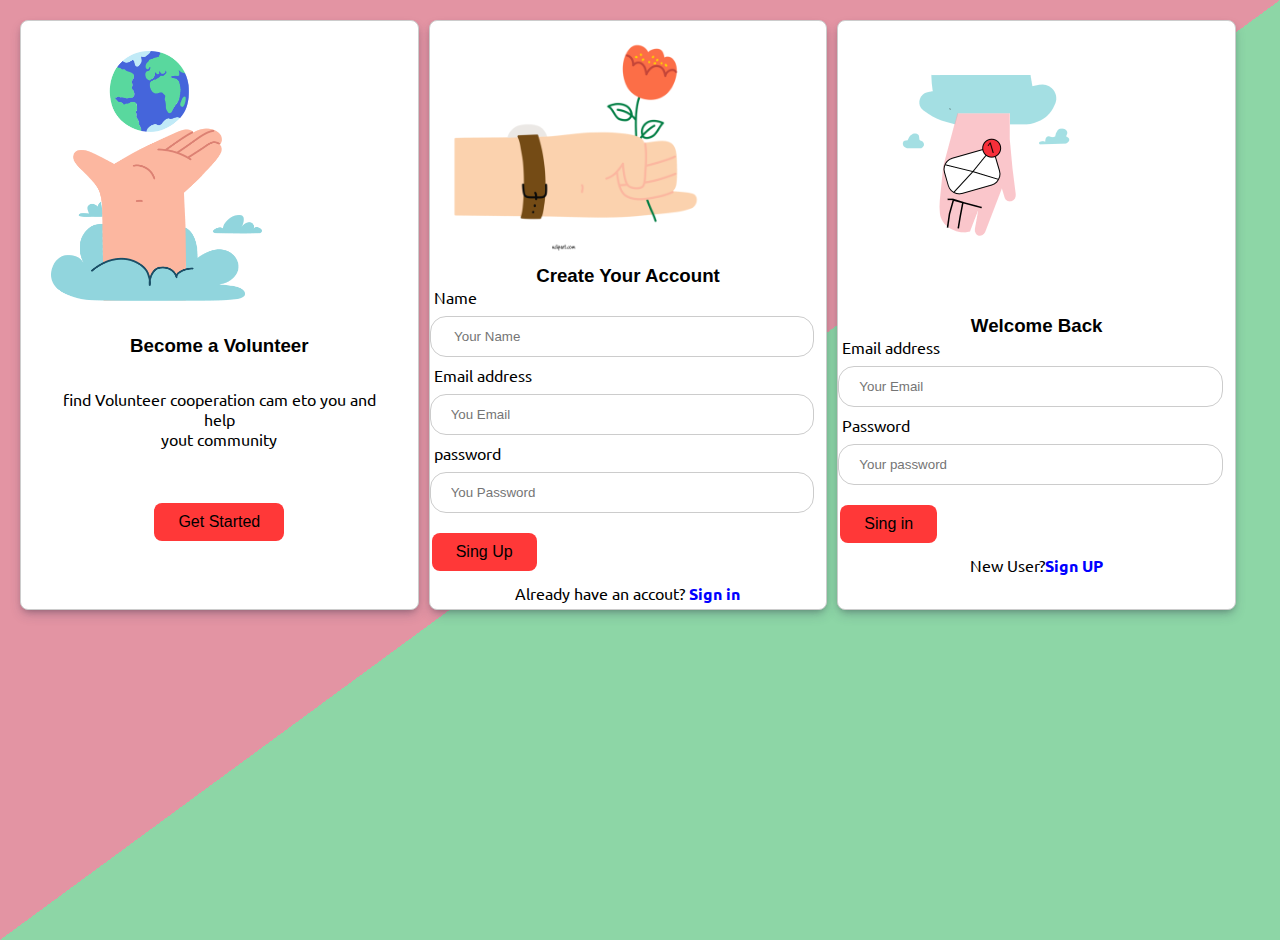
<file: index.html>
<!DOCTYPE html>
<html lang="en">

<head>
    <meta charset="UTF-8">
    <meta http-equiv="X-UA-Compatible" content="IE=edge">
    <meta name="viewport" content="width=device-width, initial-scale=1.0">
    <title>sign up & sing in</title>
    <link rel="preconnect" href="https://fonts.googleapis.com">
    <link rel="preconnect" href="https://fonts.gstatic.com" crossorigin>
    <link href="https://fonts.googleapis.com/css2?family=Ubuntu:wght@500&display=swap" rel="stylesheet">
    <link rel="stylesheet" href="3rd project.css">
</head>

<body>
    <div class="container">
        <!-- Become a Volunteer -->
        <div class="box-1">
            <div class="image-1">
                <img src="M1.png" alt="">

            </div>
            <div class="text-1">
                <h3>Become a Volunteer</h3>
                <p> find Volunteer cooperation cam eto you and help <br> yout community</p>
                <button class="button">Get Started </button>

            </div>

        </div>
        <!-- Create Your Accoutn -->
        <div class="box-2">
            <div class="image-2">
                <img src="M2.png" alt="">

            </div>
            <div class="text-2">
                <h3>Create Your Account</h3>
                <form action="backend.php">
                    <label for="yname">Name</label>
                    <input type="text" id="yname" placeholder=" Your Name">
                    <label for="yemail">Email address </label>
                    <input type="email" id="yemail" placeholder="You Email">
                    <label for="ypassword">password</label>
                    <input type="password" id="ypassword" placeholder="You Password">
              </form>
              </div>

              <div class="b-1">
              <button class="button-1">  Sing Up </button>
                <p> Already have an accout? <b>Sign in</b> </p>

            </div>

        </div>
        <!-- Welcome BAck -->
        <div class="box-3">
            <div class="image-3">
                <img src="M3.png" alt="">

            </div>
            <div class="text-3">
                <h3>Welcome Back </h3>

                <form action="/action_page.php">
                    <label for="yemail">Email address</label>
                    <input type="email" id="femail" name="my email" placeholder="Your Email">

                    <label for="lname">Password</label>
                    <input type="password" id="ypassword" name="my password" placeholder="Your password">
                </form>
            </div> 
                <div class="b-1">
                <button class="button-1">Sing in </button> 
              <p>New User?<b>Sign UP</b></p>
            </div>

        </div>
    </div>

</body>

</html>
</file>
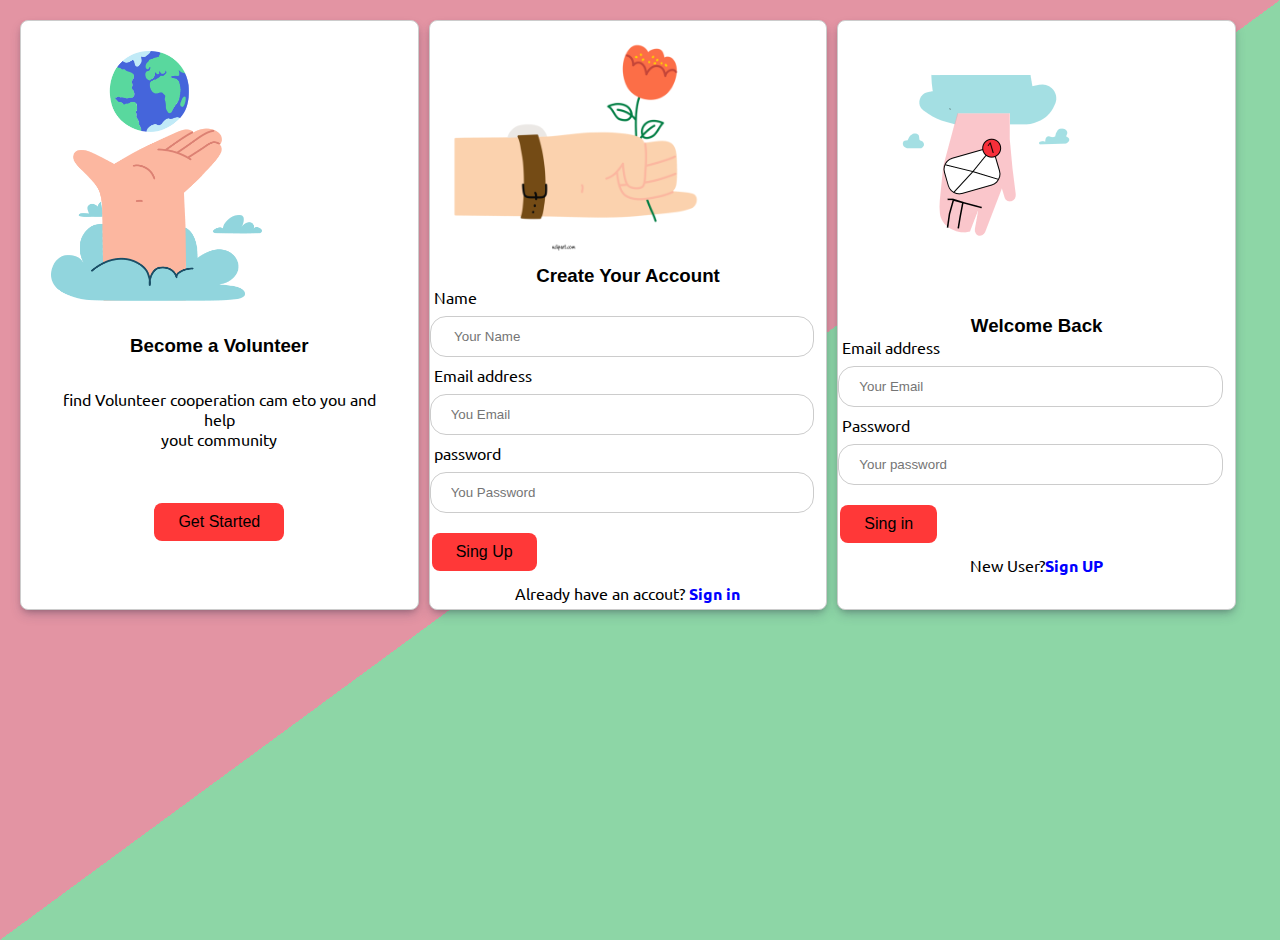
<file: 3rd project.html>
<!DOCTYPE html>
<html lang="en">

<head>
    <meta charset="UTF-8">
    <meta http-equiv="X-UA-Compatible" content="IE=edge">
    <meta name="viewport" content="width=device-width, initial-scale=1.0">
    <title>sign up & sing in</title>
    <link rel="preconnect" href="https://fonts.googleapis.com">
    <link rel="preconnect" href="https://fonts.gstatic.com" crossorigin>
    <link href="https://fonts.googleapis.com/css2?family=Ubuntu:wght@500&display=swap" rel="stylesheet">
    <link rel="stylesheet" href="3rd project.css">
</head>

<body>
    <div class="container">
        <!-- Become a Volunteer -->
        <div class="box-1">
            <div class="image-1">
                <img src="M1.png" alt="">

            </div>
            <div class="text-1">
                <h3>Become a Volunteer</h3>
                <p> find Volunteer cooperation cam eto you and help <br> yout community</p>
                <button class="button">Get Started </button>

            </div>

        </div>
        <!-- Create Your Accoutn -->
        <div class="box-2">
            <div class="image-2">
                <img src="M2.png" alt="">

            </div>
            <div class="text-2">
                <h3>Create Your Account</h3>
                <form action="backend.php">
                    <label for="yname">Name</label>
                    <input type="text" id="yname" placeholder=" Your Name">
                    <label for="yemail">Email address </label>
                    <input type="email" id="yemail" placeholder="You Email">
                    <label for="ypassword">password</label>
                    <input type="password" id="ypassword" placeholder="You Password">
              </form>
              </div>

              <div class="b-1">
              <button class="button-1">  Sing Up </button>
                <p> Already have an accout? <b>Sign in</b> </p>

            </div>

        </div>
        <!-- Welcome BAck -->
        <div class="box-3">
            <div class="image-3">
                <img src="M3.png" alt="">

            </div>
            <div class="text-3">
                <h3>Welcome Back </h3>

                <form action="/action_page.php">
                    <label for="yemail">Email address</label>
                    <input type="email" id="femail" name="my email" placeholder="Your Email">

                    <label for="lname">Password</label>
                    <input type="password" id="ypassword" name="my password" placeholder="Your password">
                </form>
            </div> 
                <div class="b-1">
                <button class="button-1">Sing in </button> 
              <p>New User?<b>Sign UP</b></p>
            </div>

        </div>
    </div>

</body>

</html>
</file>
<file: 3rd project.css>
* {
    margin: 0;
    padding: 0;
    box-sizing: border-box;

}
 body{
    background-image: linear-gradient(to top left, #8dd6a6 50%, #e394a3 50%);
 }

.container {
    width: 95vw;
    margin: 20px;
    /* margin-right: 20px; */
    /* border: 1px solid red; */
    height: 100vh;
    display: grid;
     grid-template-rows: 590px;
    grid-template-columns: repeat(3, 1fr);
    grid-gap: 10px;
    /* background-image: linear-gradient(to top left, #8dd6a6 50%, #e394a3 50%);   */
    /* text-align: center; */
    /* justify-content: center; */
    /* align-items: center; */
}
.box-1 {
    /* background-color: rgb(192, 17, 17); */
    background-color: white;
    grid-column: 1/2;
    /* border: 1px solid green; */
    border: 1px solid #ccc ;
    border-radius: 8px;
    box-shadow: rgba(50, 50, 93, 0.25) 0px 6px 12px -2px, rgba(0, 0, 0, 0.3) 0px 3px 7px -3px;
}
.box-2 {
    /* background-color: rgb(161, 163, 54); */
    background-color: white;
    grid-column: 2/3;
    /* border: 1px solid blue; */
    border: 1px solid #ccc ;
    border-radius: 8px;
    box-shadow: rgba(50, 50, 93, 0.25) 0px 6px 12px -2px, rgba(0, 0, 0, 0.3) 0px 3px 7px -3px;
}
.box-3 {
    /* background-color: rgb(43, 145, 114); */
    background-color: white;
    grid-column: 3/4;
    /* border: 1px solid yellow; */
    border: 1px solid #ccc ;
    /* margin: 0 12px; */
    border-radius: 8px;
    box-shadow: rgba(50, 50, 93, 0.25) 0px 6px 12px -2px, rgba(0, 0, 0, 0.3) 0px 3px 7px -3px;
}
h3{
    font-family: 'Cabin', sans-serif;
    text-align: center;
}
.button {
    
    border-radius: 8px;
    text-align: center;
    font-size: 16px;
    background-color:  rgb(255, 56, 56);
    border: none;
    text-decoration: none;
    padding: 10px 24px;
    margin: 22px 2px;
    align-items: center;
    font-family: 'Cabin', sans-serif;
}

.button-1 {
    
    border-radius: 8px;
    text-align: center;
    font-size: 16px;
    background-color: rgb(255, 56, 56);
     border: none;
    text-decoration: none;
    padding: 10px 24px;
    margin: 12px 2px;
    font-family: 'Cabin', sans-serif;
    
} 
.button-1 :hover{
    
    
    background-color:  #2a7be6;
    
}
/* CSS of sub box-1 */

.image-1{
    /* border: 1px solid green; */
    /* position: relative; */
}
.image-1 img{
    height: 250px;
    margin: 30px;
    /* align-items: center; */
}
.text-1{
    /* border: 1px solid sienna; */
    text-align: center;
}

/* CSS of sub box-2 */

.image-2{
    /* border: 1px solid green; */
}
.image-2 img{
    height: 220px;
    margin: 10px;
}
.text-2{
    /* border: 1px solid sienna; */
}
.text-1 p{
    margin: 32px;
    font-family:  'Ubuntu', sans-serif ;
    font-size: 16px;
}
 
h3{
    font-family: 'Cabin', sans-serif;
}

/* CSS of sub box-3 */

.image-3{
    /* border: 1px solid green; */
}
.image-3 img{
    height: 250px;
    margin: 20px;
}
.text-3{
    /* border: 1px solid sienna; */
    align-items: center;
}
.b-1 p{
    text-align: center;
    font-family:  'Ubuntu', sans-serif ;

}
label{
    font-family:  'Ubuntu', sans-serif ;
    padding: 4px;
}

input[type=text] {
    width: 97%;
    padding: 12px 20px;
    margin: 8px 0;
    display: inline-block;
    border: 1px solid #ccc;
    border-radius: 16px;
    box-sizing: border-box;
  }
  input[type=email] {
    width: 97%;
    padding: 12px 20px;
    margin: 8px 0;
    display: inline-block;
    border: 1px solid #ccc;
    border-radius: 16px;
    box-sizing: borde8r-box;
  }
  input[type=password] {
    width: 97%;
    padding: 12px 20px;
    margin: 8px 0;
    display: inline-block;
    border: 1px solid #ccc;
    border-radius: 16px;
    box-sizing: border-box;
  }
  
   
  b{
    color: blue;
}
.b-1 {
    /* border: 1px solid red; */
    align-items: center;
    justify-content: center;
     
}
 
  

/* For mobile */


@media (max-width: 500px) {
    body {
        background-color: white;
    }
    .container {
        width: 95vw;
        margin: 10px ;
        /* border: 1px solid red; */
        height: 100vh;
        display: grid;
         grid-template-rows: 550px 605px 580px;
        grid-template-columns: repeat(1, 1fr);
        grid-gap: 10px;
        /* text-align: center; */
        /* justify-content: center; */
        /* align-items: center; */
    }
    .box-1 {
        /* background-color: rgb(192, 17, 17); */
        grid-column: 1/-1;
        /* border: 1px solid green; */
    }
    .box-2 {
        /* background-color: rgb(161, 163, 54); */
        grid-column: 1/-1;
        /* border: 1px solid blue; */
    }
    .box-3 {
        /* background-color: rgb(43, 145, 114); */
        grid-column: 1/-1;
        /* border: 1px solid yellow; */
    }
}
</file>
